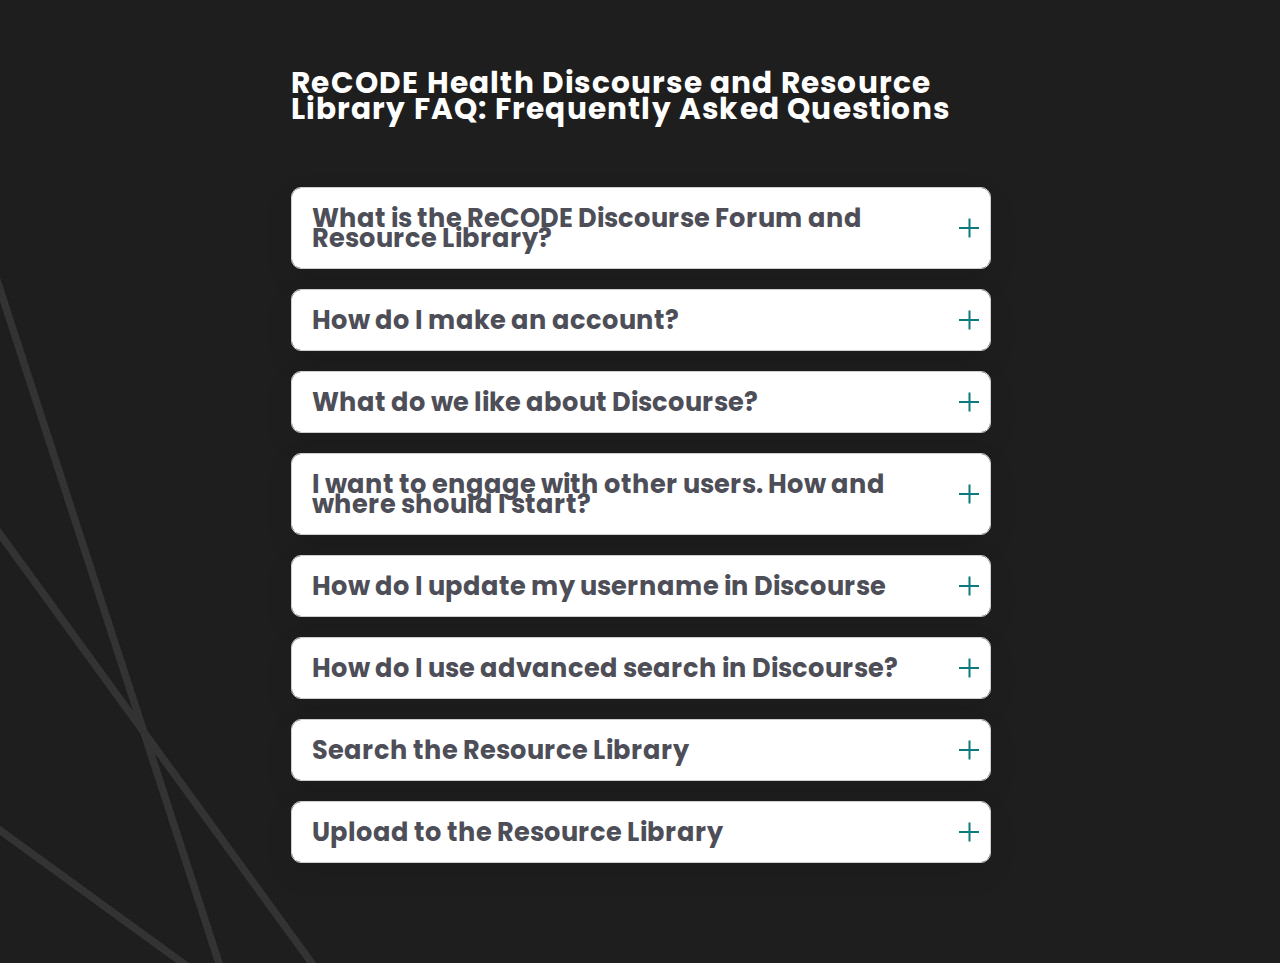
<file: index.html>
<html lang="en">
<head>
    <meta charset="UTF-8">
    <meta http-equiv="X-UA-Compatible" content="IE=edge">
    <meta name="viewport" content="width=device-width, initial-scale=1.0">
    <title>ReCODE Health | Frequently Asked Questions</title>

    <link rel="stylesheet" href="style.css">

    <script src="https://ajax.googleapis.com/ajax/libs/jquery/3.5.1/jquery.min.js"></script>
    <script src="script.js"></script>
</head>
<body>




    <div class="container">

        <div class="container-inner">

            <!-- Section Title -->

            <div class="section-title">

                <h1 style="letter-spacing: 1.2px">ReCODE Health Discourse and Resource Library FAQ: Frequently Asked Questions</h1>
            
            </div>
            
            

            <!-- Tab / Collapse Section -->

            <div class="tab-container">

                <!-- Introduction Tab -->

                <div class="tab-accordian">

                    <div class="titleWrapper inactive">
                        <h3>What is the ReCODE Discourse Forum and Resource Library?</h3>

                        <div class="collapse-icon">
                            <div class="acc-close"></div>
                            <div class="acc-open"></div>
                        </div>
                    </div>

                    <div id="descwrapper" class="desWrapper">
                        <p> <a native="true" target="_blank" href="https://recode-health.github.io/core_resources/"> Resource Library Link</a> </p>
                        <ul>
                            <li class=""><a native="true" href="#"></a>The ever-expanding Resource Library contains a variety of Digital Health academia. If you wish to either upload or view protocols, guidance forms, IRB related documents, etc; you can find that in the links provided above</li>
                        </ul>
                        <p> <a native="true" target="_blank" href="https://discourse.recode.health/"> Discourse Community Forum Link</a> </p>
                        <ul>
                            <li class=""><a native="true" href="#"></a> We've created a platform for those interested in Digital Health to engage with novices and professionals alike. Discourse is much like Reddit (another forum platform) in that it offers tools for it's users to engage/interact with users of similar interests.</li>                       
                        </ul>
                        
                    </div>
                </div>


                <!-- Tab 1 -->

                <div class="tab-accordian">

                    <div class="titleWrapper inactive">
                        <h3>How do I make an account?</h3>

                        <div class="collapse-icon">
                            <div class="acc-close"></div>
                            <div class="acc-open"></div>
                        </div>
                    </div>

                    <div id="descwrapper" class="desWrapper">
                        <p>Using our <a href = https://recode-health.github.io/Account-Creation-Guide/ target="blank">Account Creation Guide</a> you'll have a step-by-step process that'll show you how to make an account and what you can do with said account.</p>
                        <ul>
                            <li class=""><a native="true" href="https://recode-health.github.io/Account-Creation-Guide/"></a>This guide is static and is intended for users to use alongside another window or tab of the main Discourse Page.</li>
                            <li>If you want to jump right into exploring our platform, then create an account by clicking the blue button on the top right of the Discourse Nav bar.</li>
                        </ul>
                        <img src = "Sign Up.JPG"> 
                    </div>

                </div>

                <!-- Tab 2 -->

                <div class="tab-accordian">

                    <div class="titleWrapper  inactive">
                        <h3>What do we like about Discourse?</h3>

                        <div class="collapse-icon">
                            <div class="acc-close"></div>
                            <div class="acc-open"></div>
                        </div>
                    </div>

                    <div id="descwrapper" class="desWrapper">
                        <p>Badge Collection, Customizable Notifications, Access to Digital Health Related Events and Opportunities </p>
                        <ul>
                            <li class=""><a native="true" target="_blank" href="https://meta.discourse.org/t/what-are-badges/32540"> What are Badges? </a> Discourse has a unique system that rewards user's with Badges. These badges can be obtained through engagement with other users and garnering likes/replies in your posts. Our moderator team keeps an eye out for certain badges, so you can even be featured on our Hub page if one of your posts go viral!</li>
                            <img style = "display: block; margin-left: auto; margin-right: auto " src="badges.JPG">
                            <li class=""> The Discourse Platform offers an in-depth account overview, allowing you to see your personal stats and even change the visual theme of your Discourse experience. Though our main goal is to simply offer a platform for discussion surrounding Digital Health Research, your organizations and classes could incorporate Discourse into your interactions by having an Engagement Quota. </li>
                            <img style = "display: block; margin-left: auto; margin-right: auto " src="summary.JPG">
                            <li class =""> Located at the bottom of the Discourse Home Page is a Google Calendar Embedding that our Moderator Team will populate with organized events and seminars sporadically. </li>
                            <img style = "display: block; margin-left: auto; margin-right: auto " src="calender.JPG">
                            <li> Guest Talks, Office Hours with Graduate Students or Moderators, a Journal Club, and other events in the ideation log are other ways you can find merit in being a member of the ReCODE Health Platform.</li>
                            <img style = "display: block; margin-left: auto; margin-right: auto" src="Interaction-Part-3.png">
                        </ul>

                    </div>

                </div>

                <!-- Tab 3 -->

                <div class="tab-accordian">

                    <div class="titleWrapper inactive">
                        <h3>I want to engage with other users. How and where should I start?</h3>

                        <div class="collapse-icon">
                            <div class="acc-close"></div>
                            <div class="acc-open"></div>
                        </div>
                    </div>

                    <div id="descwrapper" class="desWrapper">
                        <p>First. Here Are Some Things To Review</p>
                        <ul>
                            <li class=""><a native="true" target="_blank" href="https://discourse.recode.health/t/community-guidelines/5">Community guidelines</a>, every user must abide by these rules in orde for everyone to have a great experience in our community!</li>
                            <li class=""><a native="true" target="_blank"  href="https://meta.discourse.org/t/what-are-flags-and-how-do-they-work/32783">What are Flags? </a>Here at ReCODE Health, we want to enable our users with the ability to enforce the community guidelines we introduced to you above. We have a dedicated moderator team and will hear out your flags and messages as soon as we can!</li>
                        </ul>
                        <p>Take a look at this example interaction we've mocked up to demonstrate what an engagment in a thread could look like.</p>
                        
                        <img style = "display: block; margin-left: auto; margin-right: auto" src="Interaction-Part-1.jpg">

                        <ul>
                            <li class=""><a native="true" target="_blank" href="https://recode-health.github.io/core_resources/">Reference the Resource Library</a>, our ever-expanding collection of Academic Works can act as valuable references or evidence to bring up in your conversations on Discourse. </li>
                            <li class="">What are Snippets? Snippets are a version of an uploaded work that the uploader thought would be better shortened. You could take advantage of these Snippets and use them as quick references and context. </li>

                    </div>

                </div>

                <!-- Tab 4 -->

                <div class="tab-accordian">

                    <div class="titleWrapper inactive">
                        <h3>How do I update my username in Discourse</h3>

                        <div class="collapse-icon">
                            <div class="acc-close"></div>
                            <div class="acc-open"></div>
                        </div>
                    </div>

                    <div id="descwrapper" class="desWrapper">
                        <p>Navigate to your user settings</p>
                        <ul>
                            <li class=""> Clicking on your profile icon in the top right, select the person icon and look for a gear icon labeled preferences.</li>
                            <img style = "display: block; margin-left: auto; margin-right: auto " src="username-update.jpeg">
                            <li>  You'll then be taken to a page like the one displayed here. You'll be able to change your username, emails, profile pictures, etc.</li>
                        </ul>

                    </div>


                </div>
                <!-- Tab 5 -->
                <div class="tab-accordian">
                    <div class="titleWrapper inactive">
                        <h3>How do I use advanced search in Discourse?</h3>
                        <div class="collapse-icon">
                            <div class="acc-close"></div>
                            <div class="acc-open"></div>
                        </div>
                    </div>
                    <div id="descwrapper" class="desWrapper">
                        <p>Look at the Nav Bar</p>
                        <ul>
                            <li> Upon clicking the magnifying glass in the top right, you'll be able to open an advanced search by clicking the button within the search input bar.</li>
                            <li> Scroll down and you'll be shown the image displayed here</li>
                            <img style = "display: block; margin-left: auto; margin-right: auto " src="advanced-search.jpeg">
                            <li>There are various filters that you can apply to refine your search to the specific posts you're looking for</li>
                            <li>We recommend bookmarked, previously liked, and tag-based searches as excellent filters to find posts you've encountered that you have lost track of. </li>
                        </ul>
                    </div>
                </div>


                <!-- Tab 6 -->

                <div class="tab-accordian">

                    <div class="titleWrapper inactive">
                        <h3>Search the Resource Library</h3>

                        <div class="collapse-icon">
                            <div class="acc-close"></div>
                            <div class="acc-open"></div>
                        </div>
                    </div>

                    <div id="descwrapper" class="desWrapper">
                        <p>As a member of ReCODE Health, you have the access to all our accumulated Digital Health Works and Related Academia via our Resource Library</p>
                        <ul>
                            <li class=""><a native="true" target="_blank"  href="https://recode-health.github.io/core_resources/">Resource Library</a>, navigating to this link will prompt you with this page </li>
                            <img style = "display: block; margin-left: auto; margin-right: auto " src="Resource-Library.JPG">
                            <li> In the center of the page, you see a search bar and 3 categories that encompass all of our current accumulated works</li>
                            <img style = "display: block; margin-left: auto; margin-right: auto " src="IRB-Search.JPG">
                            <li> We have a Tag-based Searching system that'll make for an easy experience navigating an ever expanding library maintained by ReCODE Health</li>
                            <img style = "display: block; margin-left: auto; margin-right: auto " src="Author-based-Search.JPG">
                        </ul>

                    </div>

                </div>


                                <!-- Tab 6 -->

                                <div class="tab-accordian">

                                    <div class="titleWrapper inactive">
                                        <h3>Upload to the Resource Library</h3>
                
                                        <div class="collapse-icon">
                                            <div class="acc-close"></div>
                                            <div class="acc-open"></div>
                                        </div>
                                    </div>
                
                                    <div id="descwrapper" class="desWrapper">
                                        <p>As a member of ReCODE Health, you have the ability to contribute to our growing Resource Library of various Digital Health Works</p>
                                        <ul>
                                            <li class=""><a native="true" target="_blank"  href="https://recode-health.github.io/core_resources/">Resource Library</a>, navigating to this link will prompt you with this page </li>
                                            <img style = "display: block; margin-left: auto; margin-right: auto " src="Resource-Library.JPG">
                                            <li> Beneath the search bar you'll see a button that will allow you to being the Resource Uploading Process</li>
                                            <img style = "display: block; margin-left: auto; margin-right: auto " src="highlight upload button.JPG">
                                            <li> Clicking on that button, you'll be prompted with a series of questions and if everything checks out with our moderators then you'll see your work on both our library and Discourse page for discussion!</li>
                                            <img style = "display: block; margin-left: auto; margin-right: auto " src="resource upload process.JPG">
                                        </ul>
                
                                    </div>
                
                                </div>

            </div>


        </div>

    </div>
    
</body>
</html>
</file>
<file: style.css>
@import url('https://fonts.googleapis.com/css2?family=Poppins:wght@200;300;400;500;600;700&display=swap');


html{
    background-image: url("Slide1.JPG");
}

img{
    max-width:100%;
    max-height:100%;
    border-style: solid;
    border-color: #969696;
    border-width: 3px;
}

body{
    margin: 0;
}
.container{
    width: 80%;
    max-width: 100%;
    background-color: 1e1e1e;
    margin: auto;
    min-height: 100vh;
}
.container-inner {
	width: 90%;
	max-width: 1200px;
    margin: 0 auto;
    padding: 60px 0;
}
.section-title{
    padding: 10px 7rem;
}
.section-title h1{
    margin: 0;
    font-family: 'Poppins', sans-serif;
    font-weight: 700;
    font-size: 1.85rem;
    line-height: 26px;
    color: #ffffff;
    padding-bottom: 5%;
}
.tab-container{
    padding: 20px 7rem;
}

/* Tab Accordian */

h3 {
    font-family: Poppins,Tahoma,sans-serif;
    font-size: 1.6rem;
    font-weight: 00;
    line-height: 20px;
    color: #4d4e58;
    margin: 0;
}


ul li,
p{
    font-weight: 400;
    font-size: 1.3rem;
    line-height: 20px;
    color: #969696;
    font-family: Inter,Tahoma,sans-serif;
}

a{
    color: #60bdb2;
    text-decoration: none;
    cursor: pointer;
}

.tab-accordian ul{
    padding-left: 22px;
}
.tab-accordian p{
    margin-top: 0;
}

.tab-accordian{
    width: 100%;
    box-shadow: 0 10px 30px rgba(0,0,0,.08);
    border-radius: 10px;
    border: 1px solid #cecece;
    background: transparent;
    margin-bottom: 20px;
    overflow: hidden;
}

.titleWrapper{
    padding: 20px;
    cursor: pointer;
    display: flex;
    justify-content: space-between;
    align-items: center;
    background: #fff;
    -webkit-user-select: none;
    user-select: none;
    transition: background-color .8s linear;
}
/* .titleWrapper.active{
    background: #fff;
} */
.desWrapper{
    background: #fff;
    display: none;
    padding: 20px;
    transition: max-height 1s ease-in;
}

/* Collapse Icon */

.collapse-icon{
    position: relative;
}
.collapse-icon .acc-close{
    height: 20px;
    border-left: 2px solid #0a7a7f;
    transition: all .5s ease-in-out;
    transform: rotate(-90deg);
    opacity: 1;
}

.collapse-icon .acc-open {
	width: 19px;
	position: absolute;
	border-top: 2px solid #0a7a7f;
	transition: all .5s ease-in-out;
	transform: rotate(90deg);
	top: 43%;
	right: -8px;
}

.titleWrapper.active .collapse-icon{
    transition: all .5s ease-in-out;
	transform: rotate(180deg);
}

.titleWrapper.inactive .collapse-icon{
    transition: all .5s ease-in-out;
	transform: rotate(-180deg);
}

.titleWrapper.active .collapse-icon .acc-open{ 
    opacity: 0;
}

li {
    padding-right: .6em;
    margin: 1em 0;
}

ul li:last-child {
    margin-bottom: 10px;
  }
</file>
